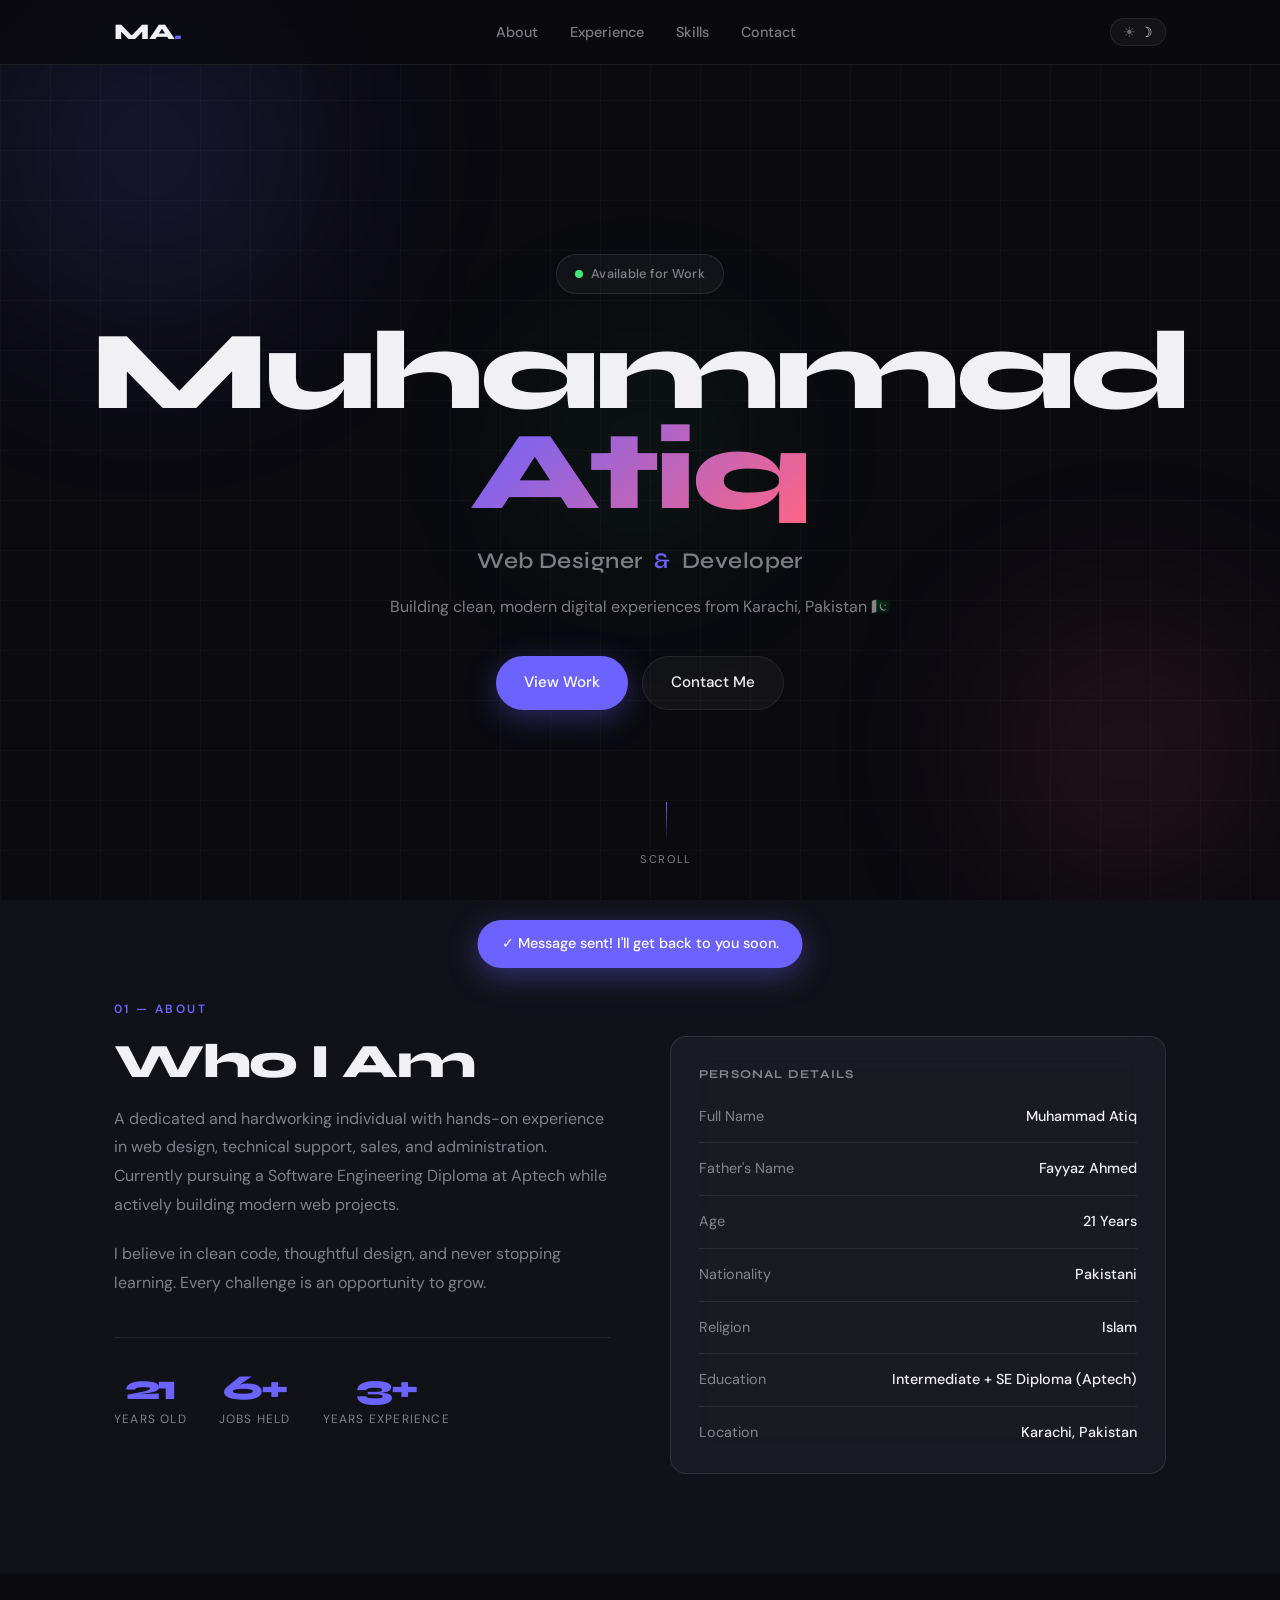
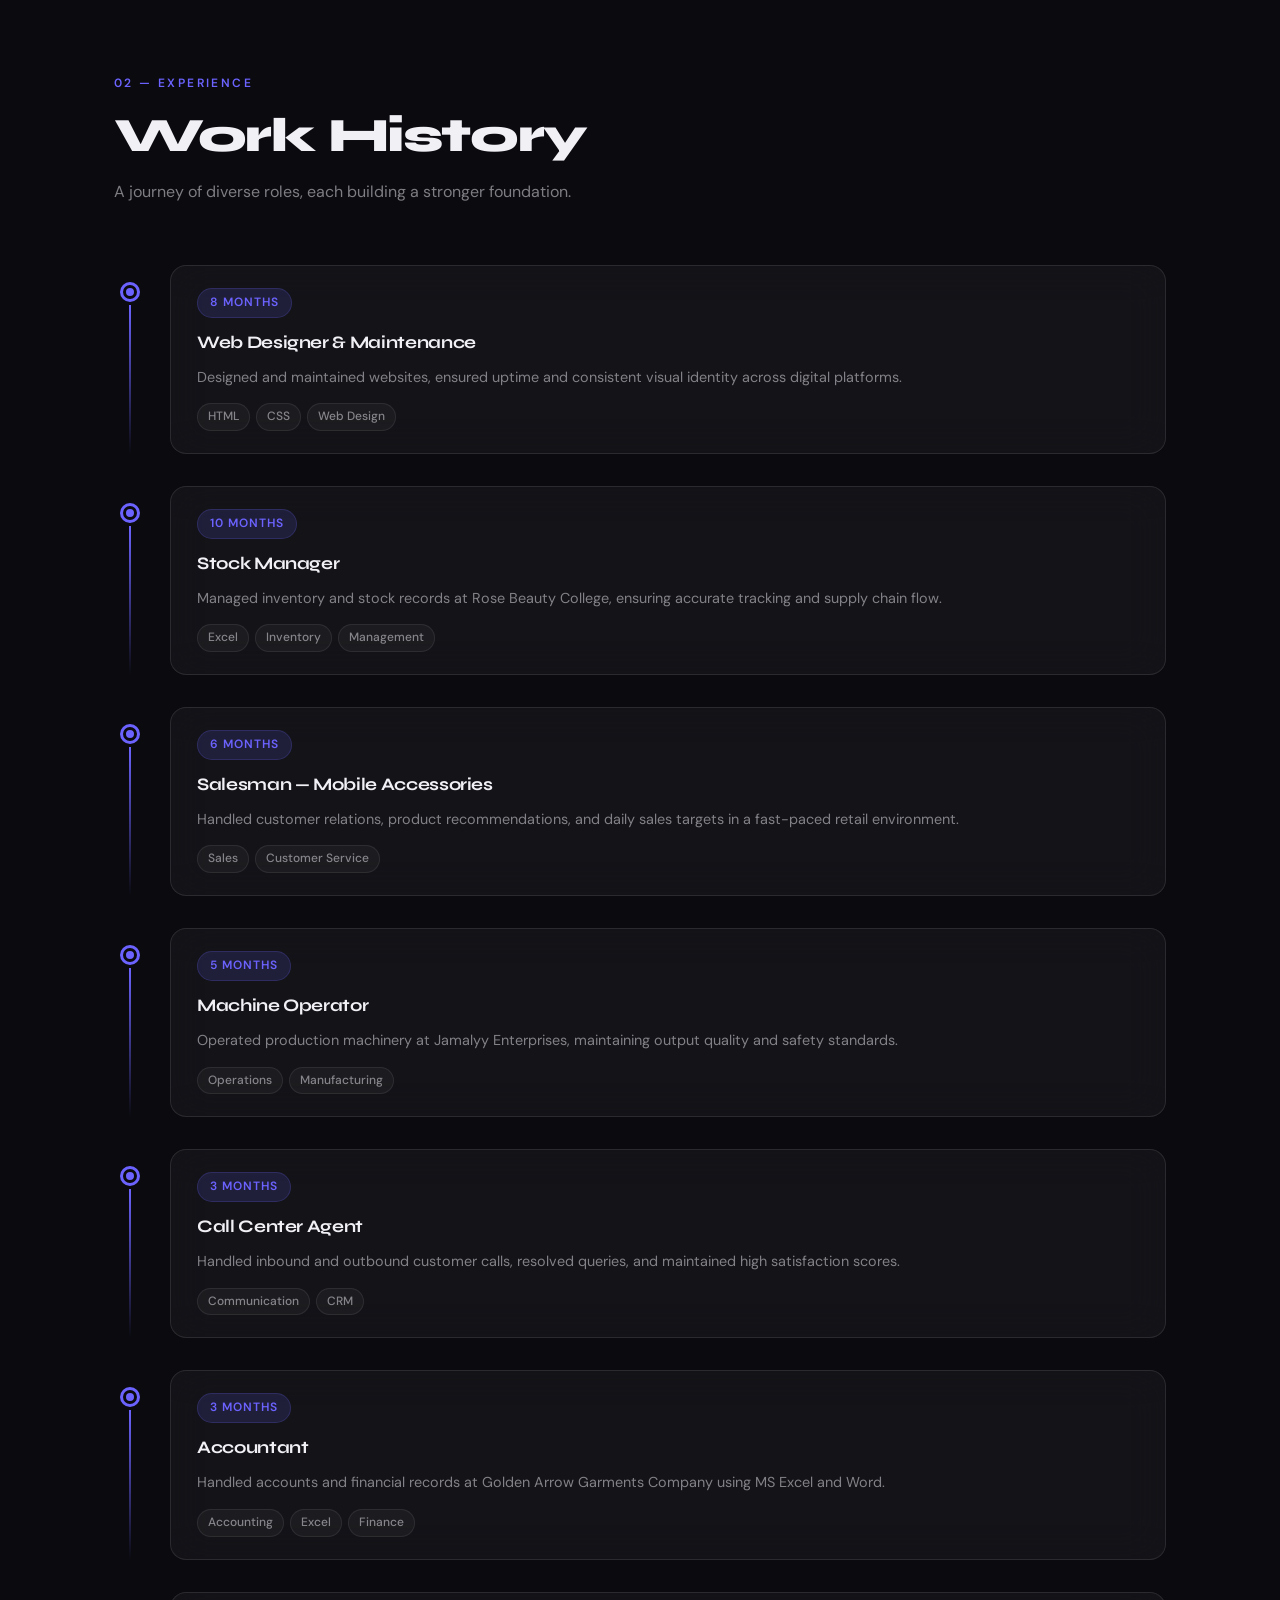
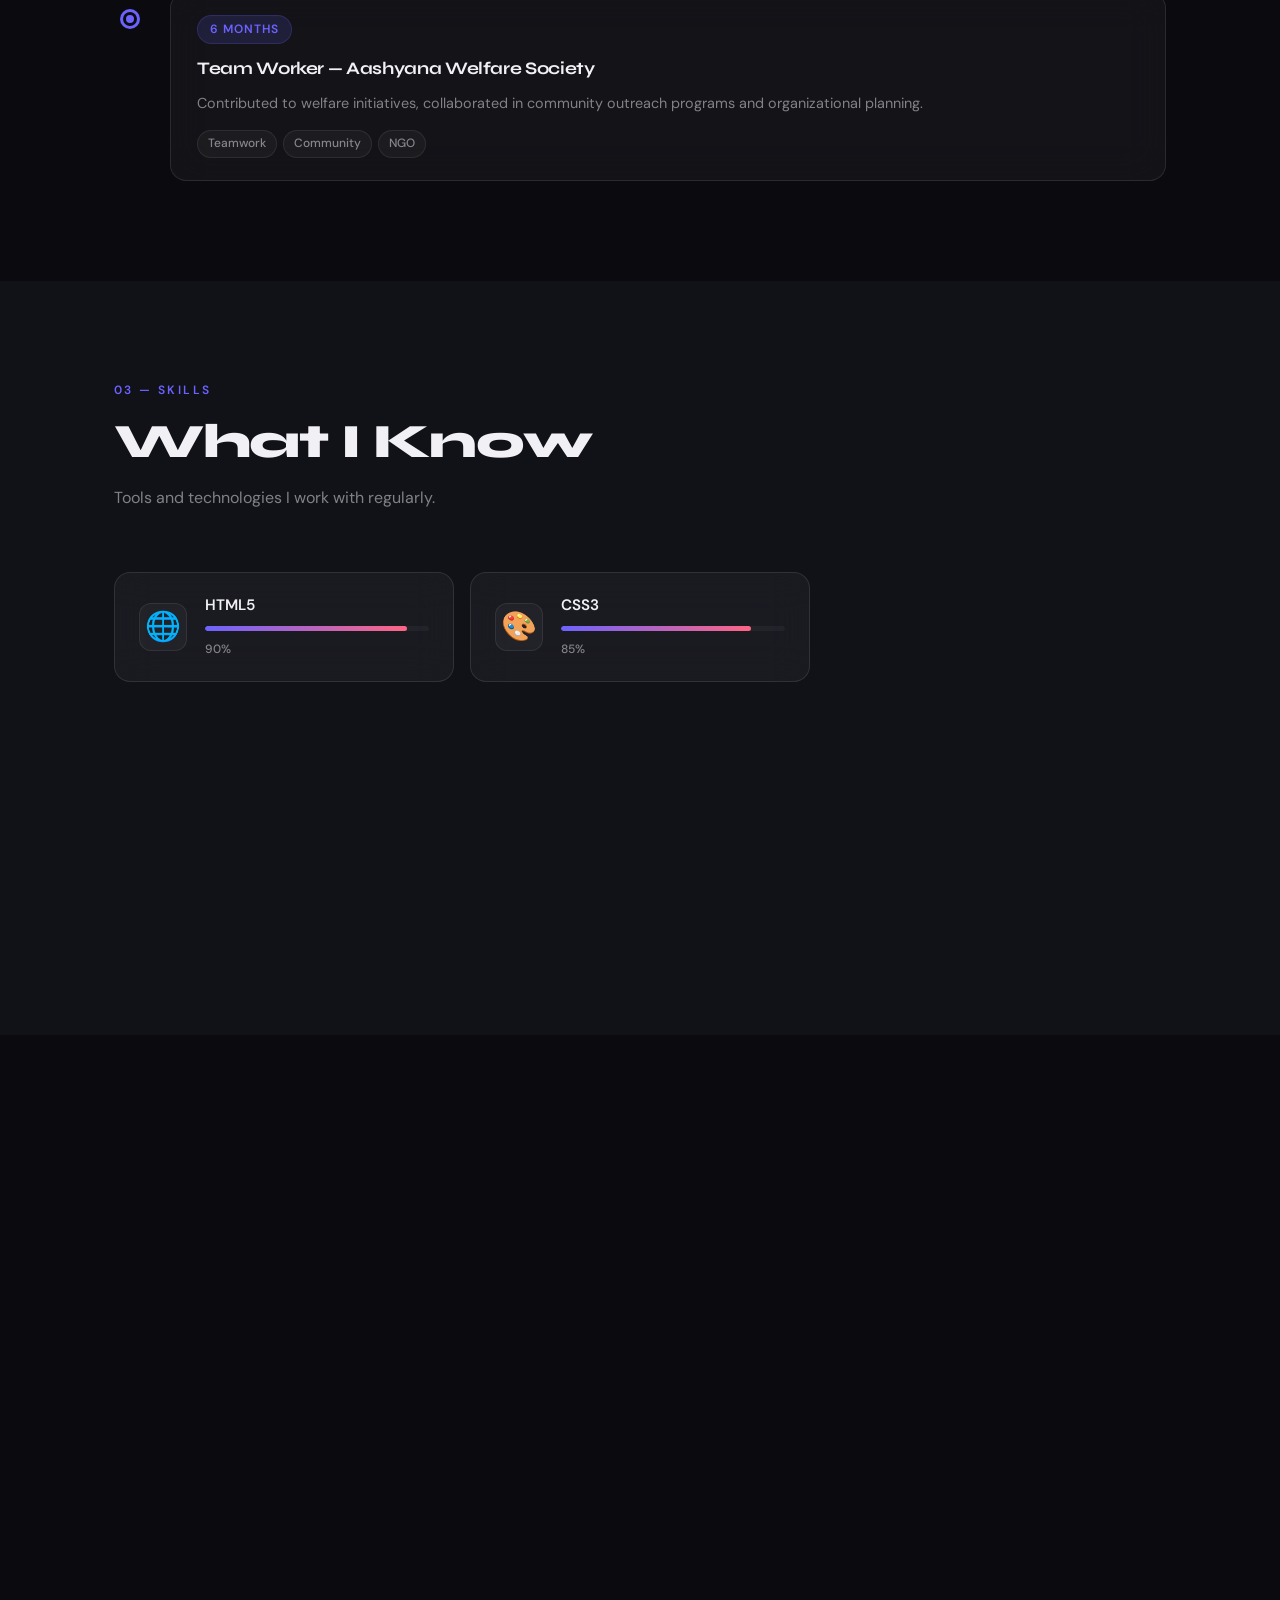
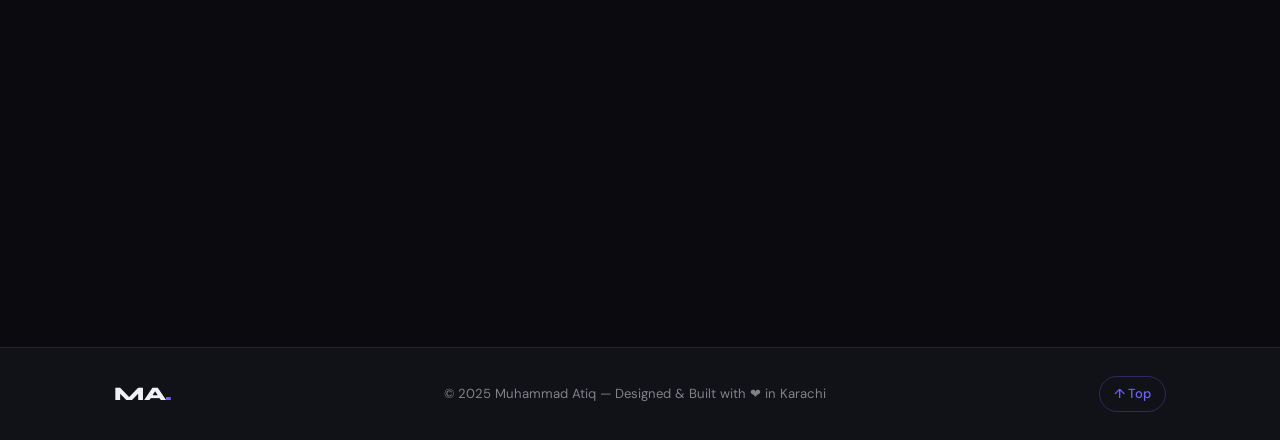
<file: index.html>
<!DOCTYPE html>
<html lang="en" data-theme="dark">
<head>
  <meta charset="UTF-8" />
  <meta name="viewport" content="width=device-width, initial-scale=1.0" />
  <title>Muhammad Atiq — Web Designer & Developer</title>
  <link rel="preconnect" href="https://fonts.googleapis.com" />
  <link rel="preconnect" href="https://fonts.gstatic.com" crossorigin />
  <link href="https://fonts.googleapis.com/css2?family=Syne:wght@400;500;600;700;800&family=DM+Sans:ital,opsz,wght@0,9..40,300;0,9..40,400;0,9..40,500;1,9..40,300&display=swap" rel="stylesheet" />
  <link rel="stylesheet" href="style.css" />
</head>
<body>

  <!-- NAV -->
  <nav class="nav" id="nav">
    <div class="nav-inner">
      <a href="#hero" class="nav-logo">MA<span class="dot">.</span></a>
      <ul class="nav-links">
        <li><a href="#about">About</a></li>
        <li><a href="#experience">Experience</a></li>
        <li><a href="#skills">Skills</a></li>
        <li><a href="#contact">Contact</a></li>
      </ul>
      <button class="theme-toggle" id="themeToggle" aria-label="Toggle theme">
        <span class="toggle-icon sun">☀</span>
        <span class="toggle-icon moon">☽</span>
      </button>
      <button class="hamburger" id="hamburger" aria-label="Menu">
        <span></span><span></span><span></span>
      </button>
    </div>
    <div class="mobile-menu" id="mobileMenu">
      <a href="#about" class="mob-link">About</a>
      <a href="#experience" class="mob-link">Experience</a>
      <a href="#skills" class="mob-link">Skills</a>
      <a href="#contact" class="mob-link">Contact</a>
    </div>
  </nav>

  <!-- HERO -->
  <section class="hero" id="hero">
    <div class="hero-bg">
      <div class="orb orb1"></div>
      <div class="orb orb2"></div>
      <div class="orb orb3"></div>
      <div class="grid-overlay"></div>
    </div>
    <div class="hero-content">
      <div class="hero-badge reveal">
        <span class="badge-dot"></span>
        Available for Work
      </div>
      <h1 class="hero-name reveal">
        <span class="line">Muhammad</span>
        <span class="line accent-line">Atiq</span>
      </h1>
      <p class="hero-title reveal">Web Designer <span class="sep">&amp;</span> Developer</p>
      <p class="hero-sub reveal">Building clean, modern digital experiences from Karachi, Pakistan 🇵🇰</p>
      <div class="hero-btns reveal">
        <a href="#experience" class="btn btn-primary">View Work</a>
        <a href="#contact" class="btn btn-ghost">Contact Me</a>
      </div>
    </div>
    <div class="hero-scroll">
      <div class="scroll-line"></div>
      <span>Scroll</span>
    </div>
  </section>

  <!-- ABOUT -->
  <section class="about section" id="about">
    <div class="container">
      <div class="section-label reveal">01 — About</div>
      <div class="about-grid">
        <div class="about-left reveal">
          <h2 class="section-title">Who I Am</h2>
          <p class="about-bio">A dedicated and hardworking individual with hands-on experience in web design, technical support, sales, and administration. Currently pursuing a Software Engineering Diploma at Aptech while actively building modern web projects.</p>
          <p class="about-bio">I believe in clean code, thoughtful design, and never stopping learning. Every challenge is an opportunity to grow.</p>
          <div class="about-stats">
            <div class="stat">
              <span class="stat-num">21</span>
              <span class="stat-label">Years Old</span>
            </div>
            <div class="stat">
              <span class="stat-num">6+</span>
              <span class="stat-label">Jobs Held</span>
            </div>
            <div class="stat">
              <span class="stat-num">3+</span>
              <span class="stat-label">Years Experience</span>
            </div>
          </div>
        </div>
        <div class="about-right reveal">
          <div class="info-card glass">
            <h3 class="info-card-title">Personal Details</h3>
            <ul class="info-list">
              <li><span class="info-key">Full Name</span><span class="info-val">Muhammad Atiq</span></li>
              <li><span class="info-key">Father's Name</span><span class="info-val">Fayyaz Ahmed</span></li>
              <li><span class="info-key">Age</span><span class="info-val">21 Years</span></li>
              <li><span class="info-key">Nationality</span><span class="info-val">Pakistani</span></li>
              <li><span class="info-key">Religion</span><span class="info-val">Islam</span></li>
              <li><span class="info-key">Education</span><span class="info-val">Intermediate + SE Diploma (Aptech)</span></li>
              <li><span class="info-key">Location</span><span class="info-val">Karachi, Pakistan</span></li>
            </ul>
          </div>
        </div>
      </div>
    </div>
  </section>

  <!-- EXPERIENCE -->
  <section class="experience section" id="experience">
    <div class="container">
      <div class="section-label reveal">02 — Experience</div>
      <h2 class="section-title reveal">Work History</h2>
      <p class="section-sub reveal">A journey of diverse roles, each building a stronger foundation.</p>
      <div class="timeline">

        <div class="timeline-item reveal">
          <div class="tl-marker">
            <div class="tl-dot"></div>
            <div class="tl-line"></div>
          </div>
          <div class="tl-card glass">
            <span class="tl-duration">8 Months</span>
            <h3 class="tl-role">Web Designer & Maintenance</h3>
            <p class="tl-desc">Designed and maintained websites, ensured uptime and consistent visual identity across digital platforms.</p>
            <div class="tl-tags">
              <span class="tag">HTML</span>
              <span class="tag">CSS</span>
              <span class="tag">Web Design</span>
            </div>
          </div>
        </div>

        <div class="timeline-item reveal">
          <div class="tl-marker">
            <div class="tl-dot"></div>
            <div class="tl-line"></div>
          </div>
          <div class="tl-card glass">
            <span class="tl-duration">10 Months</span>
            <h3 class="tl-role">Stock Manager</h3>
            <p class="tl-desc">Managed inventory and stock records at Rose Beauty College, ensuring accurate tracking and supply chain flow.</p>
            <div class="tl-tags">
              <span class="tag">Excel</span>
              <span class="tag">Inventory</span>
              <span class="tag">Management</span>
            </div>
          </div>
        </div>

        <div class="timeline-item reveal">
          <div class="tl-marker">
            <div class="tl-dot"></div>
            <div class="tl-line"></div>
          </div>
          <div class="tl-card glass">
            <span class="tl-duration">6 Months</span>
            <h3 class="tl-role">Salesman — Mobile Accessories</h3>
            <p class="tl-desc">Handled customer relations, product recommendations, and daily sales targets in a fast-paced retail environment.</p>
            <div class="tl-tags">
              <span class="tag">Sales</span>
              <span class="tag">Customer Service</span>
            </div>
          </div>
        </div>

        <div class="timeline-item reveal">
          <div class="tl-marker">
            <div class="tl-dot"></div>
            <div class="tl-line"></div>
          </div>
          <div class="tl-card glass">
            <span class="tl-duration">5 Months</span>
            <h3 class="tl-role">Machine Operator</h3>
            <p class="tl-desc">Operated production machinery at Jamalyy Enterprises, maintaining output quality and safety standards.</p>
            <div class="tl-tags">
              <span class="tag">Operations</span>
              <span class="tag">Manufacturing</span>
            </div>
          </div>
        </div>

        <div class="timeline-item reveal">
          <div class="tl-marker">
            <div class="tl-dot"></div>
            <div class="tl-line"></div>
          </div>
          <div class="tl-card glass">
            <span class="tl-duration">3 Months</span>
            <h3 class="tl-role">Call Center Agent</h3>
            <p class="tl-desc">Handled inbound and outbound customer calls, resolved queries, and maintained high satisfaction scores.</p>
            <div class="tl-tags">
              <span class="tag">Communication</span>
              <span class="tag">CRM</span>
            </div>
          </div>
        </div>

        <div class="timeline-item reveal">
          <div class="tl-marker">
            <div class="tl-dot"></div>
            <div class="tl-line"></div>
          </div>
          <div class="tl-card glass">
            <span class="tl-duration">3 Months</span>
            <h3 class="tl-role">Accountant</h3>
            <p class="tl-desc">Handled accounts and financial records at Golden Arrow Garments Company using MS Excel and Word.</p>
            <div class="tl-tags">
              <span class="tag">Accounting</span>
              <span class="tag">Excel</span>
              <span class="tag">Finance</span>
            </div>
          </div>
        </div>

        <div class="timeline-item reveal">
          <div class="tl-marker">
            <div class="tl-dot"></div>
          </div>
          <div class="tl-card glass">
            <span class="tl-duration">6 Months</span>
            <h3 class="tl-role">Team Worker — Aashyana Welfare Society</h3>
            <p class="tl-desc">Contributed to welfare initiatives, collaborated in community outreach programs and organizational planning.</p>
            <div class="tl-tags">
              <span class="tag">Teamwork</span>
              <span class="tag">Community</span>
              <span class="tag">NGO</span>
            </div>
          </div>
        </div>

      </div>
    </div>
  </section>

  <!-- SKILLS -->
  <section class="skills section" id="skills">
    <div class="container">
      <div class="section-label reveal">03 — Skills</div>
      <h2 class="section-title reveal">What I Know</h2>
      <p class="section-sub reveal">Tools and technologies I work with regularly.</p>

      <div class="skills-grid">

        <div class="skill-card glass reveal">
          <div class="skill-icon">🌐</div>
          <div class="skill-info">
            <div class="skill-name">HTML5</div>
            <div class="skill-bar-wrap"><div class="skill-bar" data-w="90"></div></div>
            <span class="skill-pct">90%</span>
          </div>
        </div>

        <div class="skill-card glass reveal">
          <div class="skill-icon">🎨</div>
          <div class="skill-info">
            <div class="skill-name">CSS3</div>
            <div class="skill-bar-wrap"><div class="skill-bar" data-w="85"></div></div>
            <span class="skill-pct">85%</span>
          </div>
        </div>

        <div class="skill-card glass reveal">
          <div class="skill-icon">⚡</div>
          <div class="skill-info">
            <div class="skill-name">JavaScript</div>
            <div class="skill-bar-wrap"><div class="skill-bar" data-w="65"></div></div>
            <span class="skill-pct">65%</span>
          </div>
        </div>

        <div class="skill-card glass reveal">
          <div class="skill-icon">🖌</div>
          <div class="skill-info">
            <div class="skill-name">Web Design</div>
            <div class="skill-bar-wrap"><div class="skill-bar" data-w="88"></div></div>
            <span class="skill-pct">88%</span>
          </div>
        </div>

        <div class="skill-card glass reveal">
          <div class="skill-icon">🔧</div>
          <div class="skill-info">
            <div class="skill-name">Web Maintenance</div>
            <div class="skill-bar-wrap"><div class="skill-bar" data-w="80"></div></div>
            <span class="skill-pct">80%</span>
          </div>
        </div>

        <div class="skill-card glass reveal">
          <div class="skill-icon">📝</div>
          <div class="skill-info">
            <div class="skill-name">Microsoft Word</div>
            <div class="skill-bar-wrap"><div class="skill-bar" data-w="92"></div></div>
            <span class="skill-pct">92%</span>
          </div>
        </div>

        <div class="skill-card glass reveal">
          <div class="skill-icon">📊</div>
          <div class="skill-info">
            <div class="skill-name">Microsoft Excel</div>
            <div class="skill-bar-wrap"><div class="skill-bar" data-w="85"></div></div>
            <span class="skill-pct">85%</span>
          </div>
        </div>

        <div class="skill-card glass reveal">
          <div class="skill-icon">📋</div>
          <div class="skill-info">
            <div class="skill-name">PowerPoint</div>
            <div class="skill-bar-wrap"><div class="skill-bar" data-w="80"></div></div>
            <span class="skill-pct">80%</span>
          </div>
        </div>

        <div class="skill-card glass reveal">
          <div class="skill-icon">📧</div>
          <div class="skill-info">
            <div class="skill-name">Email Handling</div>
            <div class="skill-bar-wrap"><div class="skill-bar" data-w="90"></div></div>
            <span class="skill-pct">90%</span>
          </div>
        </div>

      </div>
    </div>
  </section>

  <!-- CONTACT -->
  <section class="contact section" id="contact">
    <div class="container">
      <div class="section-label reveal">04 — Contact</div>
      <h2 class="section-title reveal">Get In Touch</h2>
      <p class="section-sub reveal">Have a project in mind or want to connect? Reach out below.</p>

      <div class="contact-grid">
        <div class="contact-info reveal">
          <div class="contact-card glass">
            <div class="contact-item">
              <div class="c-icon">📱</div>
              <div>
                <div class="c-label">Mobile</div>
                <a href="tel:03196973790" class="c-val">0319-6973790</a>
              </div>
            </div>
            <div class="contact-item">
              <div class="c-icon">📍</div>
              <div>
                <div class="c-label">Location</div>
                <div class="c-val">Karachi, Pakistan</div>
              </div>
            </div>
            <div class="contact-item">
              <div class="c-icon">🕐</div>
              <div>
                <div class="c-label">Availability</div>
                <div class="c-val">Open to Opportunities</div>
              </div>
            </div>
            <div class="social-links">
              <a href="https://github.com" target="_blank" class="social-btn glass" aria-label="GitHub">
                <svg width="20" height="20" viewBox="0 0 24 24" fill="currentColor"><path d="M12 .3a12 12 0 0 0-3.8 23.4c.6.1.8-.3.8-.6v-2c-3.3.7-4-1.6-4-1.6-.6-1.4-1.4-1.8-1.4-1.8-1-.7.1-.7.1-.7 1.2.1 1.8 1.2 1.8 1.2 1 1.8 2.8 1.3 3.5 1 .1-.8.4-1.3.7-1.6-2.7-.3-5.5-1.3-5.5-5.9 0-1.3.5-2.4 1.2-3.2 0-.4-.5-1.6.2-3.2 0 0 1-.3 3.3 1.2a11.5 11.5 0 0 1 6 0C17 6.1 18 6.4 18 6.4c.7 1.6.2 2.8.1 3.2.8.8 1.2 1.9 1.2 3.2 0 4.6-2.8 5.6-5.5 5.9.5.4.9 1.2.9 2.3v3.3c0 .3.2.7.8.6A12 12 0 0 0 12 .3"/></svg>
                GitHub
              </a>
              <a href="https://linkedin.com" target="_blank" class="social-btn glass" aria-label="LinkedIn">
                <svg width="20" height="20" viewBox="0 0 24 24" fill="currentColor"><path d="M20.447 20.452h-3.554v-5.569c0-1.328-.027-3.037-1.852-3.037-1.853 0-2.136 1.445-2.136 2.939v5.667H9.351V9h3.414v1.561h.046c.477-.9 1.637-1.85 3.37-1.85 3.601 0 4.267 2.37 4.267 5.455v6.286zM5.337 7.433a2.062 2.062 0 0 1-2.063-2.065 2.064 2.064 0 1 1 2.063 2.065zm1.782 13.019H3.555V9h3.564v11.452zM22.225 0H1.771C.792 0 0 .774 0 1.729v20.542C0 23.227.792 24 1.771 24h20.451C23.2 24 24 23.227 24 22.271V1.729C24 .774 23.2 0 22.222 0h.003z"/></svg>
                LinkedIn
              </a>
            </div>
          </div>
        </div>

        <div class="contact-form-wrap reveal">
          <div class="contact-form glass">
            <h3 class="form-title">Send a Message</h3>
            <div class="form-group">
              <label>Your Name</label>
              <input type="text" placeholder="e.g. Ahmed Khan" />
            </div>
            <div class="form-group">
              <label>Email Address</label>
              <input type="email" placeholder="your@email.com" />
            </div>
            <div class="form-group">
              <label>Message</label>
              <textarea rows="4" placeholder="Tell me about your project..."></textarea>
            </div>
            <button class="btn btn-primary full-btn" onclick="handleContact()">Send Message →</button>
          </div>
        </div>
      </div>
    </div>
  </section>

  <!-- FOOTER -->
  <footer class="footer">
    <div class="container">
      <div class="footer-inner">
        <span class="footer-logo">MA<span class="dot">.</span></span>
        <p class="footer-copy">© 2025 Muhammad Atiq — Designed & Built with ❤ in Karachi</p>
        <a href="#hero" class="back-top">↑ Top</a>
      </div>
    </div>
  </footer>

  <div class="toast" id="toast">✓ Message sent! I'll get back to you soon.</div>

  <script src="script.js"></script>
</body>
</html>
</file>
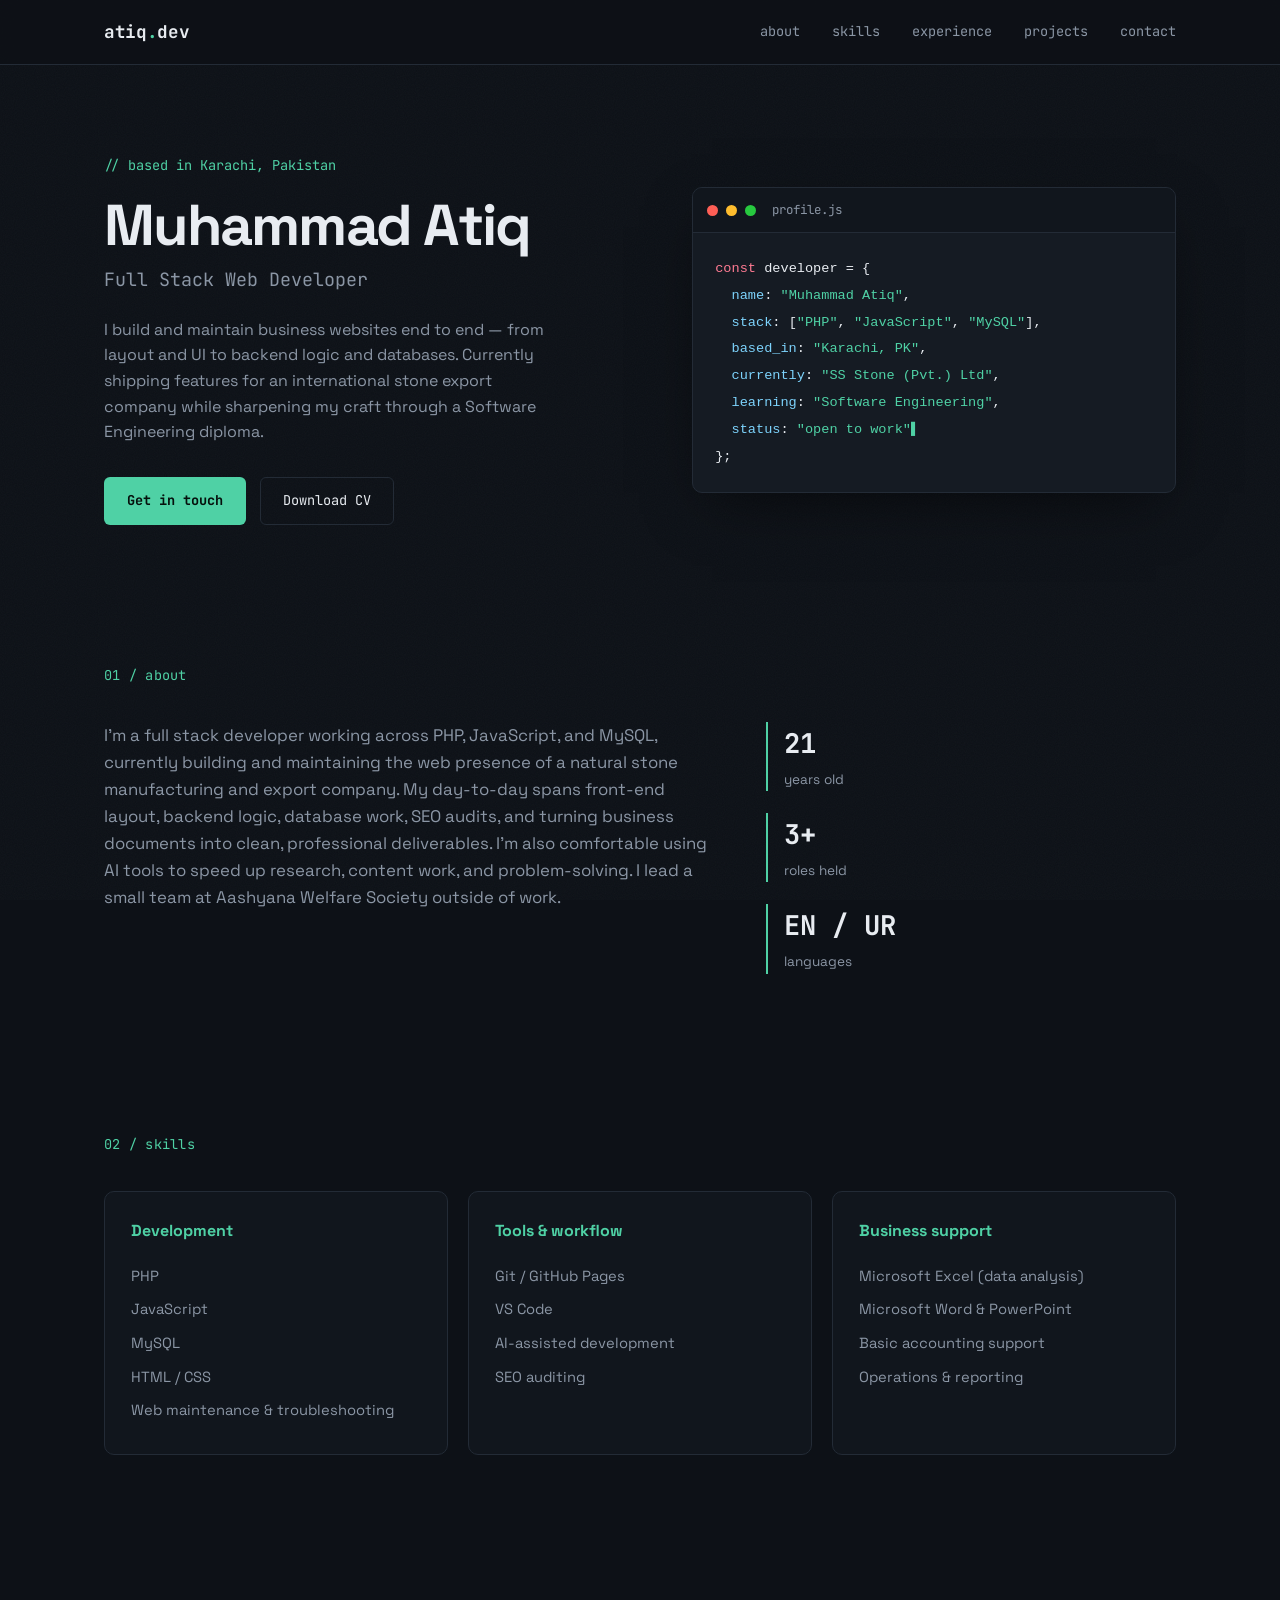
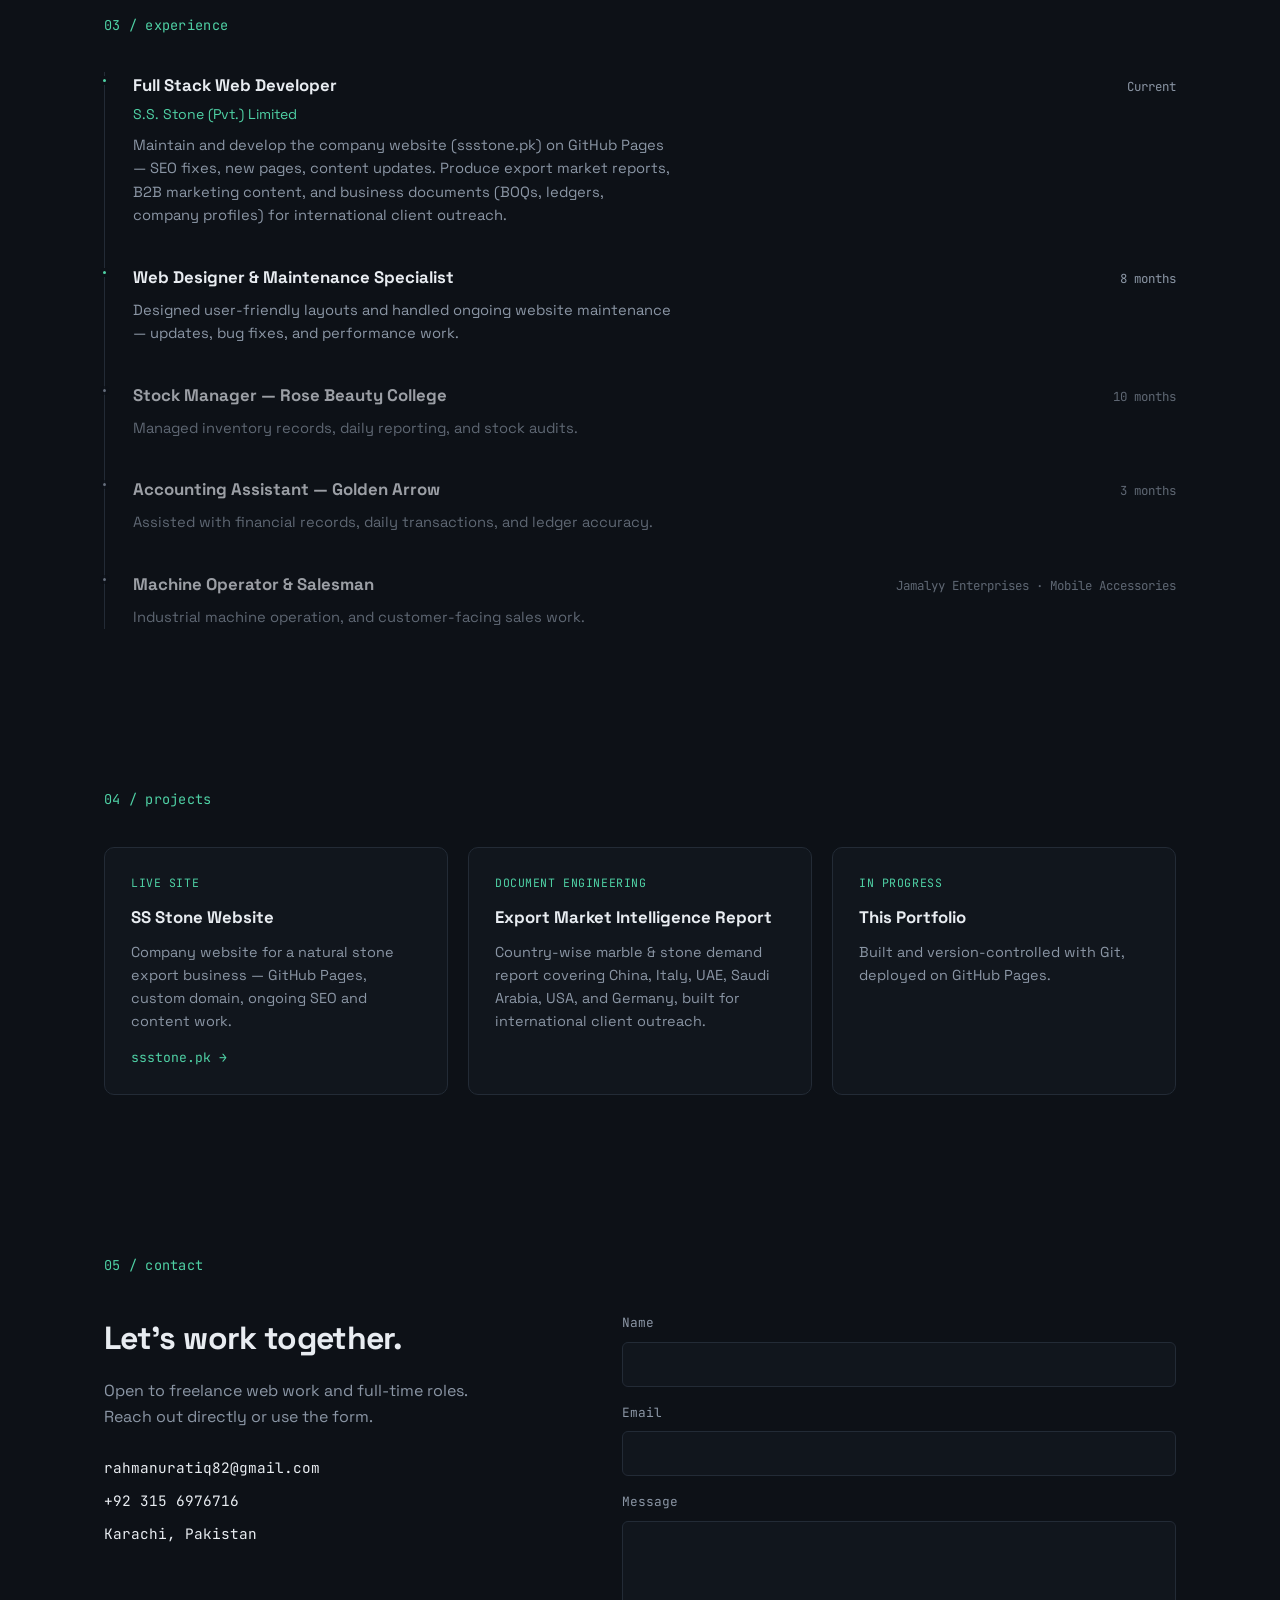
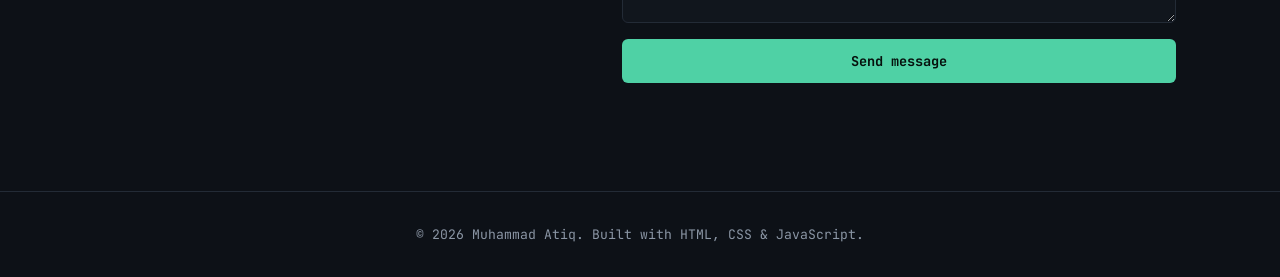
<file: port/index.html>
<!DOCTYPE html>
<html lang="en">
<head>
<meta charset="UTF-8">
<meta name="viewport" content="width=device-width, initial-scale=1.0">
<title>Muhammad Atiq — Full Stack Web Developer</title>
<meta name="description" content="Muhammad Atiq — Full Stack Web Developer based in Karachi, Pakistan. PHP, JavaScript, MySQL.">
<link rel="preconnect" href="https://fonts.googleapis.com">
<link rel="preconnect" href="https://fonts.gstatic.com" crossorigin>
<link href="https://fonts.googleapis.com/css2?family=JetBrains+Mono:wght@400;500;700&family=Space+Grotesk:wght@400;500;600;700&display=swap" rel="stylesheet">
<link rel="stylesheet" href="style.css">
</head>
<body>

<div class="noise"></div>

<header class="nav" id="nav">
  <div class="nav-inner">
    <a href="#home" class="logo">atiq<span class="dot">.</span>dev</a>
    <nav class="nav-links">
      <a href="#about">about</a>
      <a href="#skills">skills</a>
      <a href="#experience">experience</a>
      <a href="#projects">projects</a>
      <a href="#contact">contact</a>
    </nav>
    <button class="nav-toggle" id="navToggle" aria-label="Toggle menu">
      <span></span><span></span><span></span>
    </button>
  </div>
</header>

<main>

  <!-- HERO -->
  <section id="home" class="hero">
    <div class="hero-grid">
      <div class="hero-copy">
        <p class="eyebrow">// based in Karachi, Pakistan</p>
        <h1>Muhammad Atiq</h1>
        <p class="role">Full Stack Web Developer</p>
        <p class="hero-desc">I build and maintain business websites end to end — from
          layout and UI to backend logic and databases. Currently shipping features
          for an international stone export company while sharpening my craft
          through a Software Engineering diploma.</p>
        <div class="hero-actions">
          <a href="#contact" class="btn btn-primary">Get in touch</a>
          <a href="Muhammad_Atiq_CV.pdf" class="btn btn-ghost" id="downloadCv" download>Download CV</a>
        </div>
      </div>
      <div class="hero-terminal">
        <div class="terminal">
          <div class="terminal-bar">
            <span class="dot-red"></span><span class="dot-yellow"></span><span class="dot-green"></span>
            <span class="terminal-title">profile.js</span>
          </div>
          <pre class="terminal-body"><code><span class="tk-kw">const</span> <span class="tk-var">developer</span> = {
  <span class="tk-key">name</span>: <span class="tk-str">"Muhammad Atiq"</span>,
  <span class="tk-key">stack</span>: [<span class="tk-str">"PHP"</span>, <span class="tk-str">"JavaScript"</span>, <span class="tk-str">"MySQL"</span>],
  <span class="tk-key">based_in</span>: <span class="tk-str">"Karachi, PK"</span>,
  <span class="tk-key">currently</span>: <span class="tk-str">"SS Stone (Pvt.) Ltd"</span>,
  <span class="tk-key">learning</span>: <span class="tk-str">"Software Engineering"</span>,
  <span class="tk-key">status</span>: <span class="tk-str">"open to work"</span><span class="cursor">▌</span>
};</code></pre>
        </div>
      </div>
    </div>
  </section>

  <!-- ABOUT -->
  <section id="about" class="section">
    <p class="section-label">01 / about</p>
    <div class="about-grid">
      <p class="about-text">
        I'm a full stack developer working across PHP, JavaScript, and MySQL, currently
        building and maintaining the web presence of a natural stone manufacturing and
        export company. My day-to-day spans front-end layout, backend logic, database work,
        SEO audits, and turning business documents into clean, professional deliverables.
        I'm also comfortable using AI tools to speed up research, content work, and
        problem-solving. I lead a small team at Aashyana Welfare Society outside of work.
      </p>
      <div class="about-facts">
        <div class="fact"><span class="fact-num">21</span><span class="fact-label">years old</span></div>
        <div class="fact"><span class="fact-num">3+</span><span class="fact-label">roles held</span></div>
        <div class="fact"><span class="fact-num">EN / UR</span><span class="fact-label">languages</span></div>
      </div>
    </div>
  </section>

  <!-- SKILLS -->
  <section id="skills" class="section">
    <p class="section-label">02 / skills</p>
    <div class="skills-grid">
      <div class="skill-card">
        <h3>Development</h3>
        <ul>
          <li>PHP</li>
          <li>JavaScript</li>
          <li>MySQL</li>
          <li>HTML / CSS</li>
          <li>Web maintenance &amp; troubleshooting</li>
        </ul>
      </div>
      <div class="skill-card">
        <h3>Tools &amp; workflow</h3>
        <ul>
          <li>Git / GitHub Pages</li>
          <li>VS Code</li>
          <li>AI-assisted development</li>
          <li>SEO auditing</li>
        </ul>
      </div>
      <div class="skill-card">
        <h3>Business support</h3>
        <ul>
          <li>Microsoft Excel (data analysis)</li>
          <li>Microsoft Word &amp; PowerPoint</li>
          <li>Basic accounting support</li>
          <li>Operations &amp; reporting</li>
        </ul>
      </div>
    </div>
  </section>

  <!-- EXPERIENCE -->
  <section id="experience" class="section">
    <p class="section-label">03 / experience</p>
    <div class="timeline">

      <div class="timeline-item">
        <div class="timeline-marker"></div>
        <div class="timeline-content">
          <div class="timeline-head">
            <h3>Full Stack Web Developer</h3>
            <span class="timeline-date">Current</span>
          </div>
          <p class="timeline-org">S.S. Stone (Pvt.) Limited</p>
          <p class="timeline-desc">Maintain and develop the company website (ssstone.pk) on
            GitHub Pages — SEO fixes, new pages, content updates. Produce export market
            reports, B2B marketing content, and business documents (BOQs, ledgers,
            company profiles) for international client outreach.</p>
        </div>
      </div>

      <div class="timeline-item">
        <div class="timeline-marker"></div>
        <div class="timeline-content">
          <div class="timeline-head">
            <h3>Web Designer &amp; Maintenance Specialist</h3>
            <span class="timeline-date">8 months</span>
          </div>
          <p class="timeline-desc">Designed user-friendly layouts and handled ongoing
            website maintenance — updates, bug fixes, and performance work.</p>
        </div>
      </div>

      <div class="timeline-item timeline-item-muted">
        <div class="timeline-marker"></div>
        <div class="timeline-content">
          <div class="timeline-head">
            <h3>Stock Manager — Rose Beauty College</h3>
            <span class="timeline-date">10 months</span>
          </div>
          <p class="timeline-desc">Managed inventory records, daily reporting, and stock audits.</p>
        </div>
      </div>

      <div class="timeline-item timeline-item-muted">
        <div class="timeline-marker"></div>
        <div class="timeline-content">
          <div class="timeline-head">
            <h3>Accounting Assistant — Golden Arrow</h3>
            <span class="timeline-date">3 months</span>
          </div>
          <p class="timeline-desc">Assisted with financial records, daily transactions, and ledger accuracy.</p>
        </div>
      </div>

      <div class="timeline-item timeline-item-muted">
        <div class="timeline-marker"></div>
        <div class="timeline-content">
          <div class="timeline-head">
            <h3>Machine Operator &amp; Salesman</h3>
            <span class="timeline-date">Jamalyy Enterprises · Mobile Accessories</span>
          </div>
          <p class="timeline-desc">Industrial machine operation, and customer-facing sales work.</p>
        </div>
      </div>

    </div>
  </section>

  <!-- PROJECTS -->
  <section id="projects" class="section">
    <p class="section-label">04 / projects</p>
    <div class="projects-grid">
      <a href="https://ssstone.pk" target="_blank" rel="noopener" class="project-card">
        <div class="project-tag">Live site</div>
        <h3>SS Stone Website</h3>
        <p>Company website for a natural stone export business — GitHub Pages,
          custom domain, ongoing SEO and content work.</p>
        <span class="project-link">ssstone.pk →</span>
      </a>
      <div class="project-card">
        <div class="project-tag">Document engineering</div>
        <h3>Export Market Intelligence Report</h3>
        <p>Country-wise marble &amp; stone demand report covering China, Italy, UAE,
          Saudi Arabia, USA, and Germany, built for international client outreach.</p>
      </div>
      <div class="project-card">
        <div class="project-tag">In progress</div>
        <h3>This Portfolio</h3>
        <p>Built and version-controlled with Git, deployed on GitHub Pages.</p>
      </div>
    </div>
  </section>

  <!-- CONTACT -->
  <section id="contact" class="section contact-section">
    <p class="section-label">05 / contact</p>
    <div class="contact-grid">
      <div class="contact-copy">
        <h2>Let's work together.</h2>
        <p>Open to freelance web work and full-time roles. Reach out directly or
          use the form.</p>
        <div class="contact-links">
          <a href="mailto:rahmanuratiq82@gmail.com">rahmanuratiq82@gmail.com</a>
          <a href="tel:+923156976716">+92 315 6976716</a>
          <span>Karachi, Pakistan</span>
        </div>
      </div>
      <form class="contact-form" id="contactForm" action="https://formspree.io/f/YOUR_FORM_ID" method="POST">
        <label>
          <span>Name</span>
          <input type="text" name="name" required>
        </label>
        <label>
          <span>Email</span>
          <input type="email" name="email" required>
        </label>
        <label>
          <span>Message</span>
          <textarea name="message" rows="4" required></textarea>
        </label>
        <button type="submit" class="btn btn-primary">Send message</button>
        <p class="form-note" id="formNote"></p>
      </form>
    </div>
  </section>

</main>

<footer class="footer">
  <p>&copy; <span id="year"></span> Muhammad Atiq. Built with HTML, CSS &amp; JavaScript.</p>
</footer>

<script src="script.js"></script>
</body>
</html>
</file>
<file: style.css>
/* ===========================
   VARIABLES & RESET
=========================== */
:root {
  --bg: #0a0a0f;
  --bg2: #111118;
  --bg3: #1a1a24;
  --surface: rgba(255,255,255,0.04);
  --surface-hover: rgba(255,255,255,0.08);
  --border: rgba(255,255,255,0.08);
  --text: #f0f0f5;
  --text-muted: rgba(240,240,245,0.5);
  --accent: #6c63ff;
  --accent2: #ff6584;
  --accent3: #43e97b;
  --nav-bg: rgba(10,10,15,0.85);
  --glass: rgba(255,255,255,0.04);
  --glass-border: rgba(255,255,255,0.1);
  --shadow: 0 8px 40px rgba(0,0,0,0.4);
  --radius: 16px;
  --transition: 0.3s cubic-bezier(0.4, 0, 0.2, 1);
}

[data-theme="light"] {
  --bg: #f5f5f8;
  --bg2: #ebebf0;
  --bg3: #dfdfe8;
  --surface: rgba(0,0,0,0.04);
  --surface-hover: rgba(0,0,0,0.07);
  --border: rgba(0,0,0,0.08);
  --text: #1a1a2e;
  --text-muted: rgba(26,26,46,0.55);
  --nav-bg: rgba(245,245,248,0.85);
  --glass: rgba(255,255,255,0.6);
  --glass-border: rgba(0,0,0,0.1);
  --shadow: 0 8px 40px rgba(0,0,0,0.1);
}

*, *::before, *::after { box-sizing: border-box; margin: 0; padding: 0; }

html { scroll-behavior: smooth; font-size: 16px; }

body {
  font-family: 'DM Sans', sans-serif;
  background: var(--bg);
  color: var(--text);
  line-height: 1.65;
  overflow-x: hidden;
  transition: background var(--transition), color var(--transition);
}

a { color: inherit; text-decoration: none; }
img { max-width: 100%; }
ul { list-style: none; }

.container {
  max-width: 1100px;
  margin: 0 auto;
  padding: 0 24px;
}

.section {
  padding: 100px 0;
}

.glass {
  background: var(--glass);
  border: 1px solid var(--glass-border);
  backdrop-filter: blur(20px);
  -webkit-backdrop-filter: blur(20px);
}

/* ===========================
   NAV
=========================== */
.nav {
  position: fixed;
  top: 0; left: 0; right: 0;
  z-index: 100;
  background: var(--nav-bg);
  backdrop-filter: blur(20px);
  -webkit-backdrop-filter: blur(20px);
  border-bottom: 1px solid var(--border);
  transition: all var(--transition);
}

.nav-inner {
  display: flex;
  align-items: center;
  justify-content: space-between;
  max-width: 1100px;
  margin: 0 auto;
  padding: 0 24px;
  height: 64px;
}

.nav-logo {
  font-family: 'Syne', sans-serif;
  font-weight: 800;
  font-size: 1.4rem;
  color: var(--text);
  letter-spacing: -0.02em;
}

.dot { color: var(--accent); }

.nav-links {
  display: flex;
  gap: 32px;
}

.nav-links a {
  font-size: 0.9rem;
  font-weight: 500;
  color: var(--text-muted);
  transition: color var(--transition);
  position: relative;
}

.nav-links a::after {
  content: '';
  position: absolute;
  bottom: -4px; left: 0;
  width: 0; height: 2px;
  background: var(--accent);
  border-radius: 2px;
  transition: width var(--transition);
}

.nav-links a:hover { color: var(--text); }
.nav-links a:hover::after { width: 100%; }

.theme-toggle {
  background: var(--surface);
  border: 1px solid var(--border);
  border-radius: 24px;
  padding: 6px 12px;
  cursor: pointer;
  display: flex;
  align-items: center;
  gap: 4px;
  color: var(--text);
  transition: all var(--transition);
}

.theme-toggle:hover { background: var(--surface-hover); }

.toggle-icon { font-size: 14px; line-height: 1; }
[data-theme="dark"] .sun { opacity: 0.4; }
[data-theme="dark"] .moon { opacity: 1; }
[data-theme="light"] .sun { opacity: 1; }
[data-theme="light"] .moon { opacity: 0.4; }

.hamburger {
  display: none;
  flex-direction: column;
  gap: 5px;
  background: none;
  border: none;
  cursor: pointer;
  padding: 4px;
}

.hamburger span {
  display: block;
  width: 22px; height: 2px;
  background: var(--text);
  border-radius: 2px;
  transition: all var(--transition);
}

.mobile-menu {
  display: none;
  flex-direction: column;
  gap: 0;
  border-top: 1px solid var(--border);
  max-height: 0;
  overflow: hidden;
  transition: max-height 0.4s ease;
}

.mobile-menu.open { max-height: 300px; }

.mob-link {
  padding: 14px 24px;
  font-size: 0.95rem;
  font-weight: 500;
  color: var(--text-muted);
  border-bottom: 1px solid var(--border);
  transition: all var(--transition);
}

.mob-link:hover { color: var(--text); background: var(--surface); }

/* ===========================
   HERO
=========================== */
.hero {
  min-height: 100vh;
  display: flex;
  align-items: center;
  justify-content: center;
  position: relative;
  overflow: hidden;
  padding-top: 64px;
}

.hero-bg {
  position: absolute;
  inset: 0;
  pointer-events: none;
}

.orb {
  position: absolute;
  border-radius: 50%;
  filter: blur(80px);
  animation: float 8s ease-in-out infinite;
}

.orb1 {
  width: 500px; height: 500px;
  background: radial-gradient(circle, rgba(108,99,255,0.2) 0%, transparent 70%);
  top: -100px; left: -100px;
  animation-delay: 0s;
}

.orb2 {
  width: 400px; height: 400px;
  background: radial-gradient(circle, rgba(255,101,132,0.15) 0%, transparent 70%);
  bottom: -50px; right: -50px;
  animation-delay: -3s;
}

.orb3 {
  width: 300px; height: 300px;
  background: radial-gradient(circle, rgba(67,233,123,0.1) 0%, transparent 70%);
  top: 50%; left: 50%;
  transform: translate(-50%, -50%);
  animation-delay: -5s;
}

@keyframes float {
  0%, 100% { transform: translate(0, 0) scale(1); }
  33% { transform: translate(20px, -20px) scale(1.05); }
  66% { transform: translate(-10px, 15px) scale(0.97); }
}

.grid-overlay {
  position: absolute;
  inset: 0;
  background-image: 
    linear-gradient(rgba(255,255,255,0.025) 1px, transparent 1px),
    linear-gradient(90deg, rgba(255,255,255,0.025) 1px, transparent 1px);
  background-size: 50px 50px;
}

[data-theme="light"] .grid-overlay {
  background-image: 
    linear-gradient(rgba(0,0,0,0.04) 1px, transparent 1px),
    linear-gradient(90deg, rgba(0,0,0,0.04) 1px, transparent 1px);
}

.hero-content {
  position: relative;
  text-align: center;
  max-width: 760px;
  padding: 0 24px;
}

.hero-badge {
  display: inline-flex;
  align-items: center;
  gap: 8px;
  background: var(--glass);
  border: 1px solid var(--glass-border);
  border-radius: 24px;
  padding: 8px 18px;
  font-size: 0.8rem;
  font-weight: 500;
  color: var(--text-muted);
  margin-bottom: 28px;
  letter-spacing: 0.02em;
}

.badge-dot {
  width: 8px; height: 8px;
  background: var(--accent3);
  border-radius: 50%;
  animation: pulse 2s ease-in-out infinite;
}

@keyframes pulse {
  0%, 100% { box-shadow: 0 0 0 0 rgba(67,233,123,0.5); }
  50% { box-shadow: 0 0 0 8px rgba(67,233,123,0); }
}

.hero-name {
  font-family: 'Syne', sans-serif;
  font-size: clamp(3.5rem, 10vw, 7rem);
  font-weight: 800;
  line-height: 0.9;
  letter-spacing: -0.04em;
  margin-bottom: 20px;
  display: flex;
  flex-direction: column;
  align-items: center;
}

.hero-name .line { display: block; }

.accent-line {
  background: linear-gradient(135deg, var(--accent), var(--accent2));
  -webkit-background-clip: text;
  -webkit-text-fill-color: transparent;
  background-clip: text;
}

.hero-title {
  font-family: 'Syne', sans-serif;
  font-size: clamp(1.1rem, 3vw, 1.4rem);
  font-weight: 600;
  color: var(--text-muted);
  margin-bottom: 14px;
  letter-spacing: 0.02em;
}

.sep { color: var(--accent); margin: 0 6px; }

.hero-sub {
  font-size: 1rem;
  color: var(--text-muted);
  margin-bottom: 36px;
}

.hero-btns {
  display: flex;
  gap: 14px;
  justify-content: center;
  flex-wrap: wrap;
}

.btn {
  display: inline-flex;
  align-items: center;
  gap: 8px;
  padding: 13px 28px;
  border-radius: 50px;
  font-family: 'DM Sans', sans-serif;
  font-size: 0.95rem;
  font-weight: 500;
  cursor: pointer;
  transition: all var(--transition);
  border: none;
  text-decoration: none;
}

.btn-primary {
  background: var(--accent);
  color: #fff;
  box-shadow: 0 8px 30px rgba(108,99,255,0.35);
}

.btn-primary:hover {
  transform: translateY(-2px);
  box-shadow: 0 12px 40px rgba(108,99,255,0.5);
}

.btn-ghost {
  background: var(--surface);
  color: var(--text);
  border: 1px solid var(--border);
}

.btn-ghost:hover {
  background: var(--surface-hover);
  transform: translateY(-2px);
}

.hero-scroll {
  position: absolute;
  bottom: 32px; left: 50%;
  transform: translateX(-50%);
  display: flex;
  flex-direction: column;
  align-items: center;
  gap: 8px;
  color: var(--text-muted);
  font-size: 0.7rem;
  letter-spacing: 0.15em;
  text-transform: uppercase;
  animation: fadeInUp 1s ease 1.5s both;
}

.scroll-line {
  width: 1px;
  height: 40px;
  background: linear-gradient(to bottom, var(--accent), transparent);
  animation: scrollPulse 2s ease-in-out infinite;
}

@keyframes scrollPulse {
  0%, 100% { opacity: 0.5; transform: scaleY(1); }
  50% { opacity: 1; transform: scaleY(1.2); }
}

/* ===========================
   SECTION LABELS & TITLES
=========================== */
.section-label {
  font-size: 0.75rem;
  font-weight: 600;
  letter-spacing: 0.2em;
  text-transform: uppercase;
  color: var(--accent);
  margin-bottom: 16px;
}

.section-title {
  font-family: 'Syne', sans-serif;
  font-size: clamp(2rem, 5vw, 3rem);
  font-weight: 800;
  letter-spacing: -0.03em;
  line-height: 1.1;
  margin-bottom: 16px;
}

.section-sub {
  font-size: 1rem;
  color: var(--text-muted);
  max-width: 500px;
  margin-bottom: 60px;
}

/* ===========================
   ABOUT
=========================== */
.about {
  background: var(--bg2);
}

.about-grid {
  display: grid;
  grid-template-columns: 1fr 1fr;
  gap: 60px;
  align-items: start;
}

.about-bio {
  color: var(--text-muted);
  margin-bottom: 20px;
  font-size: 1rem;
  line-height: 1.8;
}

.about-stats {
  display: flex;
  gap: 32px;
  margin-top: 40px;
  padding-top: 32px;
  border-top: 1px solid var(--border);
}

.stat { text-align: center; }

.stat-num {
  display: block;
  font-family: 'Syne', sans-serif;
  font-size: 2.2rem;
  font-weight: 800;
  color: var(--accent);
  letter-spacing: -0.04em;
  line-height: 1;
}

.stat-label {
  display: block;
  font-size: 0.75rem;
  color: var(--text-muted);
  margin-top: 4px;
  text-transform: uppercase;
  letter-spacing: 0.1em;
}

.info-card {
  border-radius: var(--radius);
  padding: 28px;
}

.info-card-title {
  font-family: 'Syne', sans-serif;
  font-size: 1rem;
  font-weight: 700;
  margin-bottom: 20px;
  color: var(--text-muted);
  text-transform: uppercase;
  letter-spacing: 0.1em;
  font-size: 0.75rem;
}

.info-list { display: flex; flex-direction: column; gap: 14px; }

.info-list li {
  display: flex;
  justify-content: space-between;
  align-items: baseline;
  gap: 16px;
  font-size: 0.9rem;
  padding-bottom: 14px;
  border-bottom: 1px solid var(--border);
}

.info-list li:last-child { border-bottom: none; padding-bottom: 0; }

.info-key {
  color: var(--text-muted);
  white-space: nowrap;
  flex-shrink: 0;
}

.info-val {
  font-weight: 500;
  text-align: right;
}

/* ===========================
   TIMELINE
=========================== */
.timeline {
  position: relative;
  display: flex;
  flex-direction: column;
  gap: 0;
}

.timeline-item {
  display: grid;
  grid-template-columns: 32px 1fr;
  gap: 24px;
  padding-bottom: 32px;
}

.timeline-item:last-child { padding-bottom: 0; }

.tl-marker {
  display: flex;
  flex-direction: column;
  align-items: center;
  padding-top: 20px;
}

.tl-dot {
  width: 14px; height: 14px;
  background: var(--accent);
  border-radius: 50%;
  border: 3px solid var(--bg);
  box-shadow: 0 0 0 3px var(--accent);
  flex-shrink: 0;
  position: relative;
  z-index: 1;
}

.tl-line {
  width: 2px;
  flex: 1;
  background: linear-gradient(to bottom, var(--accent), transparent);
  margin-top: 6px;
  min-height: 40px;
}

.tl-card {
  border-radius: var(--radius);
  padding: 22px 26px;
  transition: transform var(--transition), box-shadow var(--transition);
}

.tl-card:hover {
  transform: translateX(4px);
  box-shadow: var(--shadow);
}

.tl-duration {
  display: inline-block;
  background: rgba(108,99,255,0.15);
  color: var(--accent);
  font-size: 0.75rem;
  font-weight: 600;
  letter-spacing: 0.08em;
  text-transform: uppercase;
  padding: 4px 12px;
  border-radius: 20px;
  margin-bottom: 10px;
  border: 1px solid rgba(108,99,255,0.2);
}

.tl-role {
  font-family: 'Syne', sans-serif;
  font-size: 1.1rem;
  font-weight: 700;
  margin-bottom: 8px;
  letter-spacing: -0.02em;
}

.tl-desc {
  color: var(--text-muted);
  font-size: 0.9rem;
  line-height: 1.7;
  margin-bottom: 14px;
}

.tl-tags { display: flex; flex-wrap: wrap; gap: 6px; }

.tag {
  background: var(--surface);
  border: 1px solid var(--border);
  border-radius: 20px;
  padding: 3px 10px;
  font-size: 0.75rem;
  font-weight: 500;
  color: var(--text-muted);
}

/* ===========================
   SKILLS
=========================== */
.skills { background: var(--bg2); }

.skills-grid {
  display: grid;
  grid-template-columns: repeat(auto-fill, minmax(300px, 1fr));
  gap: 16px;
}

.skill-card {
  border-radius: var(--radius);
  padding: 20px 24px;
  display: flex;
  align-items: center;
  gap: 18px;
  transition: transform var(--transition), box-shadow var(--transition);
}

.skill-card:hover {
  transform: translateY(-3px);
  box-shadow: var(--shadow);
}

.skill-icon {
  font-size: 1.8rem;
  flex-shrink: 0;
  width: 48px; height: 48px;
  display: flex;
  align-items: center;
  justify-content: center;
  background: var(--surface);
  border-radius: 12px;
  border: 1px solid var(--border);
}

.skill-info { flex: 1; min-width: 0; }

.skill-name {
  font-weight: 600;
  font-size: 0.95rem;
  margin-bottom: 8px;
}

.skill-bar-wrap {
  height: 5px;
  background: var(--surface);
  border-radius: 5px;
  overflow: hidden;
  margin-bottom: 4px;
}

.skill-bar {
  height: 100%;
  background: linear-gradient(90deg, var(--accent), var(--accent2));
  border-radius: 5px;
  width: 0;
  transition: width 1.2s cubic-bezier(0.4, 0, 0.2, 1);
}

.skill-pct {
  font-size: 0.75rem;
  color: var(--text-muted);
  font-weight: 500;
}

/* ===========================
   CONTACT
=========================== */
.contact-grid {
  display: grid;
  grid-template-columns: 1fr 1.4fr;
  gap: 32px;
  align-items: start;
}

.contact-card {
  border-radius: var(--radius);
  padding: 28px;
  display: flex;
  flex-direction: column;
  gap: 24px;
}

.contact-item {
  display: flex;
  align-items: center;
  gap: 16px;
}

.c-icon {
  font-size: 1.4rem;
  width: 44px; height: 44px;
  display: flex;
  align-items: center;
  justify-content: center;
  background: var(--surface);
  border-radius: 12px;
  border: 1px solid var(--border);
  flex-shrink: 0;
}

.c-label {
  font-size: 0.75rem;
  color: var(--text-muted);
  text-transform: uppercase;
  letter-spacing: 0.1em;
  margin-bottom: 2px;
}

.c-val {
  font-weight: 500;
  font-size: 0.95rem;
  transition: color var(--transition);
}

a.c-val:hover { color: var(--accent); }

.social-links {
  display: flex;
  gap: 10px;
  padding-top: 8px;
  border-top: 1px solid var(--border);
  flex-wrap: wrap;
}

.social-btn {
  display: inline-flex;
  align-items: center;
  gap: 8px;
  padding: 8px 16px;
  border-radius: 24px;
  font-size: 0.82rem;
  font-weight: 500;
  color: var(--text-muted);
  transition: all var(--transition);
}

.social-btn:hover {
  color: var(--text);
  transform: translateY(-2px);
}

.contact-form {
  border-radius: var(--radius);
  padding: 32px;
}

.form-title {
  font-family: 'Syne', sans-serif;
  font-size: 1.2rem;
  font-weight: 700;
  margin-bottom: 24px;
  letter-spacing: -0.02em;
}

.form-group {
  margin-bottom: 18px;
}

.form-group label {
  display: block;
  font-size: 0.82rem;
  font-weight: 500;
  color: var(--text-muted);
  margin-bottom: 8px;
  text-transform: uppercase;
  letter-spacing: 0.08em;
}

.form-group input,
.form-group textarea {
  width: 100%;
  background: var(--surface);
  border: 1px solid var(--border);
  border-radius: 10px;
  padding: 12px 16px;
  color: var(--text);
  font-family: 'DM Sans', sans-serif;
  font-size: 0.95rem;
  transition: all var(--transition);
  outline: none;
  resize: vertical;
}

.form-group input::placeholder,
.form-group textarea::placeholder { color: var(--text-muted); }

.form-group input:focus,
.form-group textarea:focus {
  border-color: var(--accent);
  background: var(--surface-hover);
  box-shadow: 0 0 0 3px rgba(108,99,255,0.1);
}

.full-btn { width: 100%; justify-content: center; border-radius: 10px; margin-top: 4px; }

/* ===========================
   FOOTER
=========================== */
.footer {
  background: var(--bg2);
  border-top: 1px solid var(--border);
  padding: 28px 0;
}

.footer-inner {
  display: flex;
  align-items: center;
  justify-content: space-between;
  flex-wrap: wrap;
  gap: 16px;
}

.footer-logo {
  font-family: 'Syne', sans-serif;
  font-weight: 800;
  font-size: 1.2rem;
  letter-spacing: -0.02em;
}

.footer-copy {
  font-size: 0.82rem;
  color: var(--text-muted);
}

.back-top {
  font-size: 0.82rem;
  font-weight: 500;
  color: var(--accent);
  padding: 6px 14px;
  border-radius: 20px;
  border: 1px solid rgba(108,99,255,0.3);
  transition: all var(--transition);
}

.back-top:hover {
  background: rgba(108,99,255,0.1);
  transform: translateY(-2px);
}

/* ===========================
   TOAST
=========================== */
.toast {
  position: fixed;
  bottom: 32px; left: 50%;
  transform: translateX(-50%) translateY(100px);
  background: var(--accent);
  color: #fff;
  padding: 12px 24px;
  border-radius: 30px;
  font-size: 0.9rem;
  font-weight: 500;
  box-shadow: 0 8px 30px rgba(108,99,255,0.4);
  z-index: 999;
  transition: transform 0.4s cubic-bezier(0.4, 0, 0.2, 1);
  white-space: nowrap;
}

.toast.show {
  transform: translateX(-50%) translateY(0);
}

/* ===========================
   REVEAL ANIMATIONS
=========================== */
.reveal {
  opacity: 0;
  transform: translateY(24px);
  transition: opacity 0.6s ease, transform 0.6s ease;
}

.reveal.visible {
  opacity: 1;
  transform: translateY(0);
}

@keyframes fadeInUp {
  from { opacity: 0; transform: translateY(20px); }
  to { opacity: 1; transform: translateY(0); }
}

/* ===========================
   RESPONSIVE
=========================== */
@media (max-width: 768px) {
  .nav-links { display: none; }
  .hamburger { display: flex; }
  .mobile-menu { display: flex; }
  .section { padding: 70px 0; }

  .about-grid {
    grid-template-columns: 1fr;
    gap: 40px;
  }

  .about-stats { gap: 20px; }

  .contact-grid {
    grid-template-columns: 1fr;
    gap: 24px;
  }

  .footer-inner { flex-direction: column; text-align: center; }

  .hero-scroll { display: none; }

  .skills-grid {
    grid-template-columns: 1fr;
  }

  .timeline-item { grid-template-columns: 24px 1fr; gap: 16px; }
}

@media (max-width: 480px) {
  .hero-btns { flex-direction: column; align-items: center; }
  .btn { width: 220px; justify-content: center; }
  .about-stats { flex-direction: column; gap: 16px; align-items: center; }
}

/* NAV scrolled state */
.nav.scrolled {
  box-shadow: 0 2px 20px rgba(0,0,0,0.2);
}
</file>
<file: port/style.css>
:root{
  --bg:#0d1117;
  --bg-elevated:#151b23;
  --bg-card:#11161d;
  --border:#232b36;
  --text:#e8ecf1;
  --text-dim:#8b96a5;
  --accent:#4fd1a5;
  --accent-dim:#2f8a6e;
  --danger:#ff6b6b;
  --font-display:'Space Grotesk', sans-serif;
  --font-mono:'JetBrains Mono', monospace;
  --max-w:1120px;
}

*{box-sizing:border-box;margin:0;padding:0;}
html{scroll-behavior:smooth;}
body{
  background:var(--bg);
  color:var(--text);
  font-family:var(--font-display);
  line-height:1.6;
  -webkit-font-smoothing:antialiased;
}

.noise{
  position:fixed;inset:0;pointer-events:none;z-index:0;opacity:.035;
  background-image:url("data:image/svg+xml,%3Csvg xmlns='http://www.w3.org/2000/svg' width='120' height='120'%3E%3Cfilter id='n'%3E%3CfeTurbulence type='fractalNoise' baseFrequency='0.9' numOctaves='2' stitchTiles='stitch'/%3E%3C/filter%3E%3Crect width='100%25' height='100%25' filter='url(%23n)'/%3E%3C/svg%3E");
}

a{color:inherit;text-decoration:none;}
ul{list-style:none;}

/* NAV */
.nav{
  position:sticky;top:0;z-index:50;
  background:rgba(13,17,23,.85);
  backdrop-filter:blur(10px);
  border-bottom:1px solid var(--border);
}
.nav-inner{
  max-width:var(--max-w);margin:0 auto;padding:18px 24px;
  display:flex;align-items:center;justify-content:space-between;
}
.logo{font-family:var(--font-mono);font-weight:700;font-size:1.1rem;letter-spacing:-.02em;}
.logo .dot{color:var(--accent);}
.nav-links{display:flex;gap:32px;}
.nav-links a{
  font-family:var(--font-mono);font-size:.85rem;color:var(--text-dim);
  transition:color .2s;
}
.nav-links a:hover{color:var(--accent);}
.nav-toggle{display:none;flex-direction:column;gap:5px;background:none;border:none;cursor:pointer;}
.nav-toggle span{width:22px;height:2px;background:var(--text);}

/* HERO */
.hero{max-width:var(--max-w);margin:0 auto;padding:90px 24px 60px;position:relative;z-index:1;}
.hero-grid{display:grid;grid-template-columns:1.1fr 1fr;gap:56px;align-items:center;}
.eyebrow{font-family:var(--font-mono);color:var(--accent);font-size:.85rem;margin-bottom:18px;}
.hero h1{font-size:clamp(2.4rem,5vw,3.6rem);font-weight:700;letter-spacing:-.03em;line-height:1.05;}
.role{font-family:var(--font-mono);color:var(--text-dim);font-size:1.15rem;margin-top:10px;}
.hero-desc{margin-top:22px;color:var(--text-dim);max-width:46ch;font-size:1rem;}
.hero-actions{display:flex;gap:14px;margin-top:32px;}

.btn{
  font-family:var(--font-mono);font-size:.85rem;padding:12px 22px;border-radius:6px;
  border:1px solid transparent;cursor:pointer;transition:all .2s;display:inline-block;
}
.btn-primary{background:var(--accent);color:#06110d;font-weight:700;}
.btn-primary:hover{background:#6fe0b8;}
.btn-ghost{border-color:var(--border);color:var(--text);}
.btn-ghost:hover{border-color:var(--accent);color:var(--accent);}

.terminal{
  background:var(--bg-elevated);border:1px solid var(--border);border-radius:10px;
  overflow:hidden;box-shadow:0 20px 60px -20px rgba(0,0,0,.6);
}
.terminal-bar{
  display:flex;align-items:center;gap:8px;padding:12px 14px;
  background:var(--bg-card);border-bottom:1px solid var(--border);
}
.terminal-bar span[class^="dot-"]{width:11px;height:11px;border-radius:50%;}
.dot-red{background:#ff5f56;}
.dot-yellow{background:#ffbd2e;}
.dot-green{background:#27c93f;}
.terminal-title{font-family:var(--font-mono);font-size:.78rem;color:var(--text-dim);margin-left:8px;}
.terminal-body{
  padding:22px;font-family:var(--font-mono);font-size:.85rem;line-height:1.9;overflow-x:auto;
}
.tk-kw{color:#ff7b93;}
.tk-var{color:#e8ecf1;}
.tk-key{color:#7dd3fc;}
.tk-str{color:var(--accent);}
.cursor{color:var(--accent);animation:blink 1s step-end infinite;}
@keyframes blink{50%{opacity:0;}}

/* SECTIONS */
.section{max-width:var(--max-w);margin:0 auto;padding:80px 24px;position:relative;z-index:1;}
.section-label{
  font-family:var(--font-mono);color:var(--accent);font-size:.85rem;
  margin-bottom:36px;letter-spacing:.02em;
}

/* ABOUT */
.about-grid{display:grid;grid-template-columns:1.5fr 1fr;gap:48px;align-items:start;}
.about-text{color:var(--text-dim);font-size:1.05rem;max-width:62ch;}
.about-facts{display:flex;flex-direction:column;gap:22px;}
.fact{border-left:2px solid var(--accent);padding-left:16px;}
.fact-num{display:block;font-size:1.7rem;font-weight:700;font-family:var(--font-mono);}
.fact-label{color:var(--text-dim);font-size:.85rem;}

/* SKILLS */
.skills-grid{display:grid;grid-template-columns:repeat(3,1fr);gap:20px;}
.skill-card{
  background:var(--bg-card);border:1px solid var(--border);border-radius:10px;padding:26px;
  transition:border-color .2s;
}
.skill-card:hover{border-color:var(--accent-dim);}
.skill-card h3{font-size:1rem;margin-bottom:16px;color:var(--accent);}
.skill-card li{color:var(--text-dim);font-size:.92rem;padding:5px 0;}

/* TIMELINE */
.timeline{position:relative;padding-left:28px;border-left:1px solid var(--border);}
.timeline-item{position:relative;padding-bottom:36px;}
.timeline-item:last-child{padding-bottom:0;}
.timeline-marker{
  position:absolute;left:-33px;top:4px;width:9px;height:9px;border-radius:50%;
  background:var(--accent);border:3px solid var(--bg);
}
.timeline-item-muted .timeline-marker{background:var(--text-dim);}
.timeline-item-muted{opacity:.65;}
.timeline-head{display:flex;justify-content:space-between;align-items:baseline;gap:12px;flex-wrap:wrap;}
.timeline-head h3{font-size:1.05rem;}
.timeline-date{font-family:var(--font-mono);font-size:.78rem;color:var(--text-dim);white-space:nowrap;}
.timeline-org{color:var(--accent);font-size:.88rem;margin-top:4px;}
.timeline-desc{color:var(--text-dim);font-size:.92rem;margin-top:8px;max-width:60ch;}

/* PROJECTS */
.projects-grid{display:grid;grid-template-columns:repeat(3,1fr);gap:20px;}
.project-card{
  background:var(--bg-card);border:1px solid var(--border);border-radius:10px;
  padding:26px;display:block;transition:transform .2s,border-color .2s;
}
a.project-card:hover{transform:translateY(-3px);border-color:var(--accent);}
.project-tag{
  font-family:var(--font-mono);font-size:.72rem;color:var(--accent);
  text-transform:uppercase;letter-spacing:.05em;margin-bottom:12px;
}
.project-card h3{font-size:1.05rem;margin-bottom:10px;}
.project-card p{color:var(--text-dim);font-size:.9rem;}
.project-link{display:block;margin-top:14px;font-family:var(--font-mono);font-size:.82rem;color:var(--accent);}

/* CONTACT */
.contact-grid{display:grid;grid-template-columns:1fr 1.2fr;gap:56px;}
.contact-copy h2{font-size:2rem;letter-spacing:-.02em;}
.contact-copy p{color:var(--text-dim);margin-top:14px;max-width:38ch;}
.contact-links{display:flex;flex-direction:column;gap:10px;margin-top:26px;font-family:var(--font-mono);font-size:.9rem;}
.contact-links a:hover{color:var(--accent);}

.contact-form{display:flex;flex-direction:column;gap:16px;}
.contact-form label{display:flex;flex-direction:column;gap:8px;font-family:var(--font-mono);font-size:.8rem;color:var(--text-dim);}
.contact-form input,.contact-form textarea{
  background:var(--bg-card);border:1px solid var(--border);border-radius:6px;
  padding:12px 14px;color:var(--text);font-family:var(--font-display);font-size:.95rem;
  resize:vertical;
}
.contact-form input:focus,.contact-form textarea:focus{outline:2px solid var(--accent);outline-offset:1px;}
.form-note{font-family:var(--font-mono);font-size:.8rem;color:var(--accent);min-height:1em;}

.footer{
  text-align:center;padding:32px 24px;color:var(--text-dim);
  font-size:.82rem;font-family:var(--font-mono);border-top:1px solid var(--border);
}

/* RESPONSIVE */
@media (max-width:860px){
  .hero-grid,.about-grid,.contact-grid{grid-template-columns:1fr;}
  .skills-grid,.projects-grid{grid-template-columns:1fr 1fr;}
  .nav-links{
    position:fixed;top:63px;left:0;right:0;background:var(--bg-elevated);
    flex-direction:column;padding:20px 24px;border-bottom:1px solid var(--border);
    transform:translateY(-150%);transition:transform .25s;
  }
  .nav-links.open{transform:translateY(0);}
  .nav-toggle{display:flex;}
}
@media (max-width:560px){
  .skills-grid,.projects-grid{grid-template-columns:1fr;}
}

@media (prefers-reduced-motion:reduce){
  html{scroll-behavior:auto;}
  .cursor{animation:none;}
}
</file>
